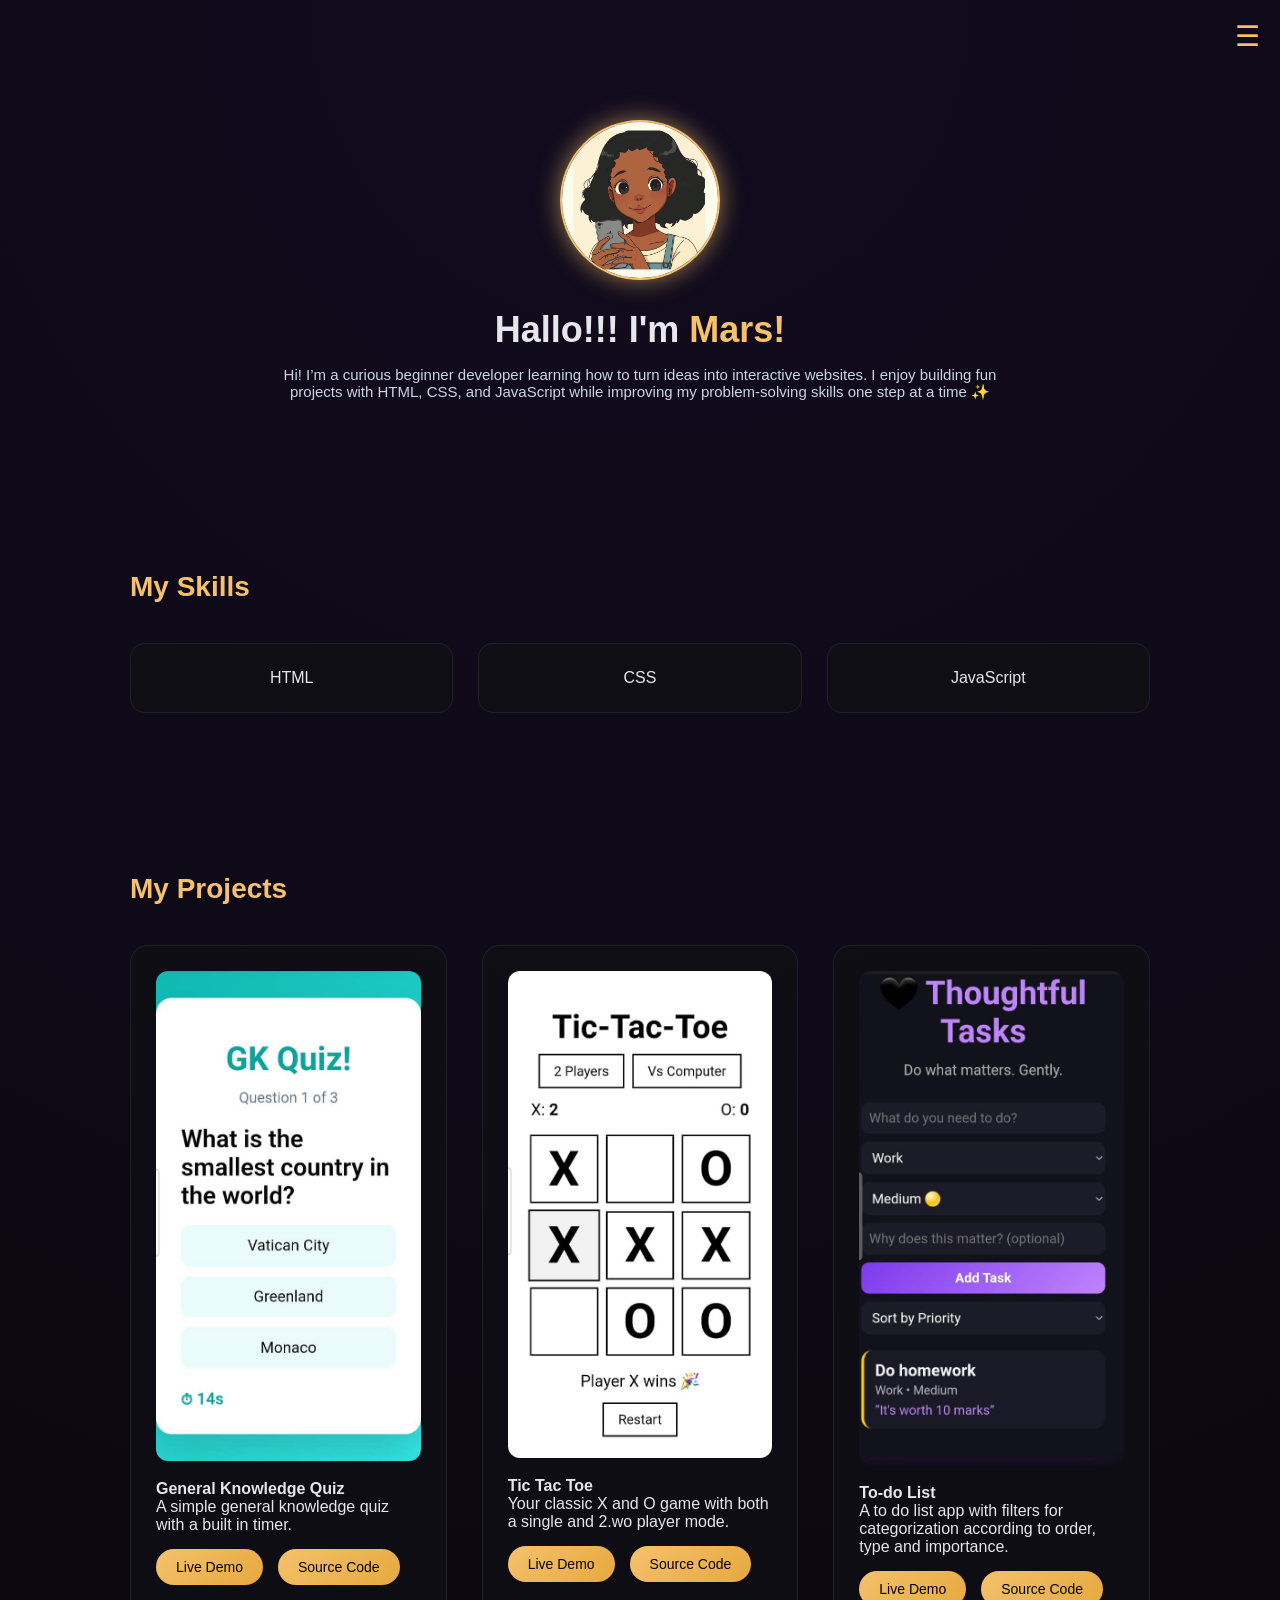
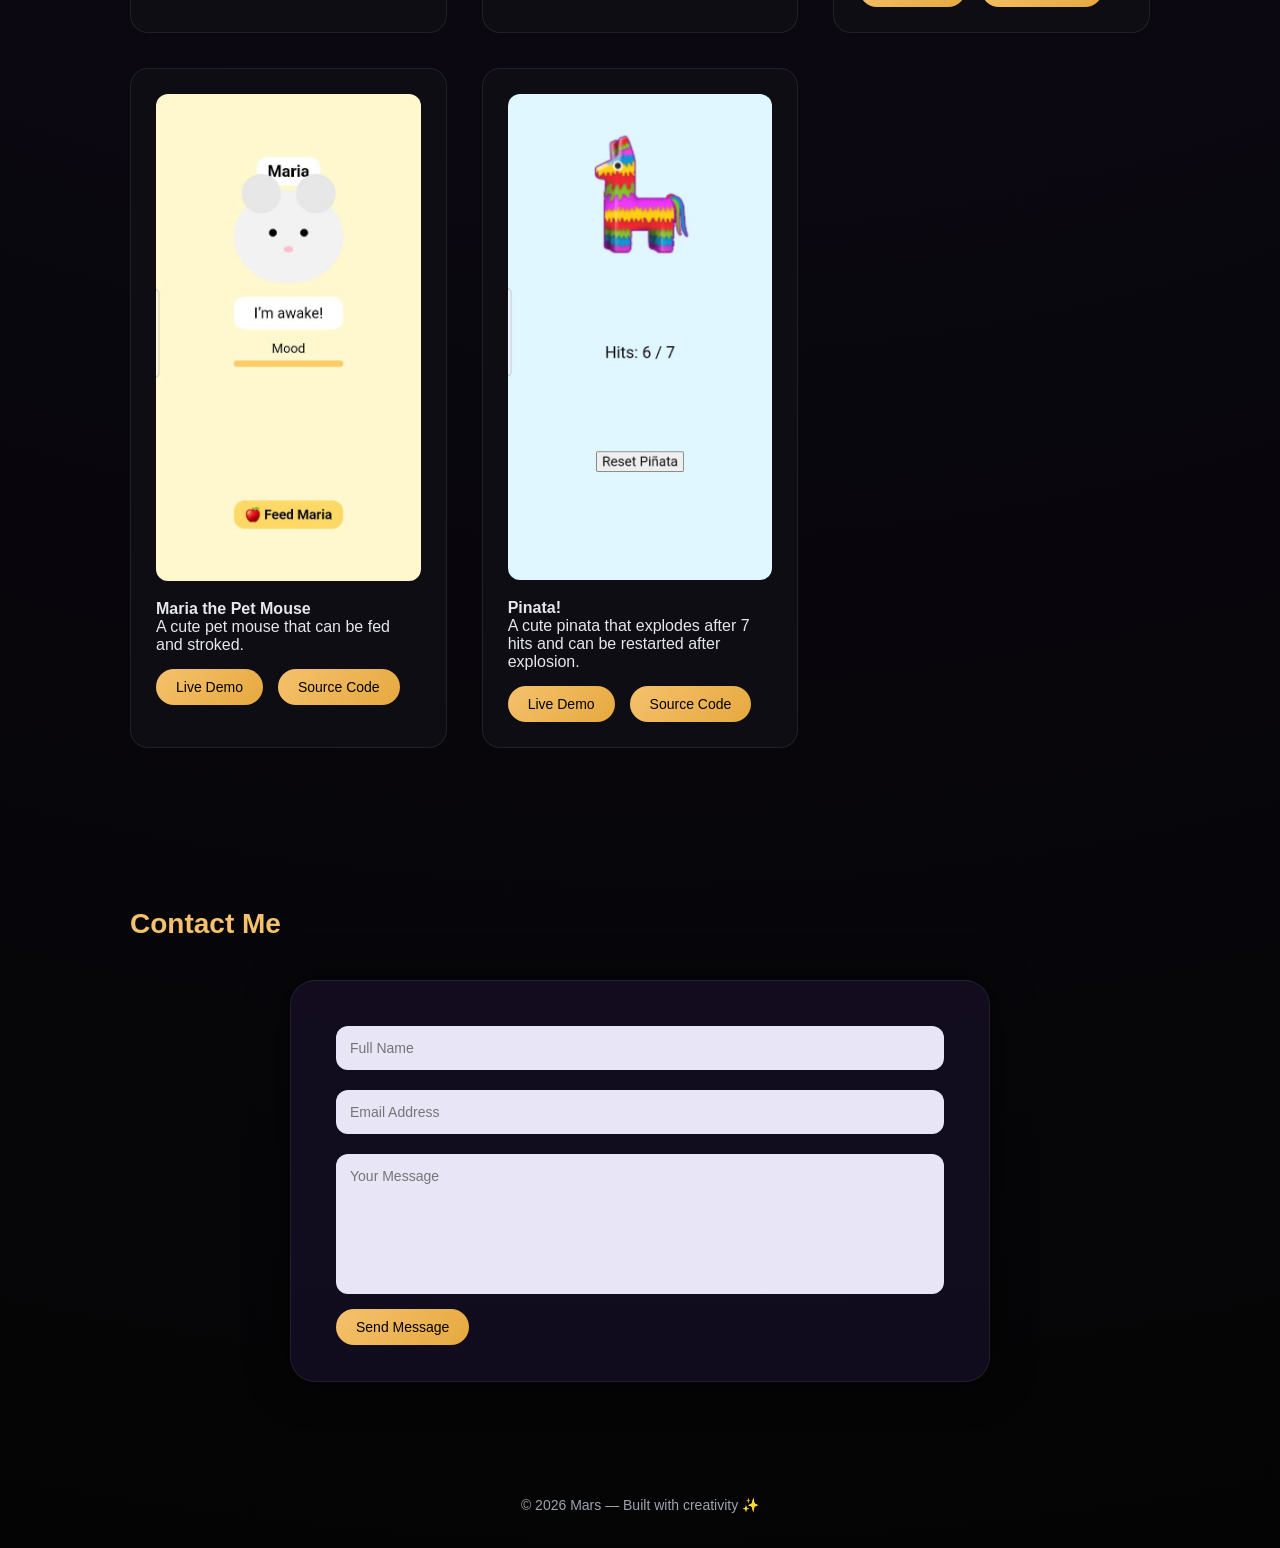
<file: index.html>
<!DOCTYPE html>  <html lang="en">  
<head>  
  <meta charset="UTF-8">  
  <meta name="viewport" content="width=device-width, initial-scale=1.0">  
  <title>Mars | Portfolio</title>    <style>  
    * { margin:0; padding:0; box-sizing:border-box; font-family:"Segoe UI", sans-serif; }  
    body { background: radial-gradient(circle at top, #120c1f, #040404); color: #e5e7eb; overflow-x:hidden; scroll-behavior: smooth; }  
  
    :root {  
      --gold: #f5c16c;  
      --gold-glow: rgba(245, 193, 108, 0.6);  
      --card: rgba(15, 15, 20, 0.9);  
      --border: rgba(255,255,255,0.08);  
    }  
  
    a { text-decoration: none; color: inherit; }  
  
    /* ===== MENU BUTTON ===== */  
    .menu-btn { position: fixed; top:20px; right:20px; font-size:28px; cursor:pointer; z-index:1000; color: var(--gold); transition:0.3s; }  
    .menu-btn:hover { text-shadow:0 0 15px var(--gold-glow); }  
  
    /* ===== SLIDING MENU ===== */  
    .side-menu { position: fixed; top:0; right:-300px; width:280px; height:100vh; background: rgba(8,8,15,0.95); backdrop-filter: blur(12px); padding:80px 30px; transition:0.6s cubic-bezier(.68,-0.55,.27,1.55); z-index:999; border-left:1px solid var(--border); }  
    .side-menu.open { right:0; }  
    .side-menu a { display:block; font-size:20px; margin-bottom:30px; }  
    .side-menu a:hover { color: var(--gold); text-shadow:0 0 12px var(--gold-glow); }  
  
    /* ===== HERO ===== */  
    .hero { text-align:center; padding:120px 20px 90px; }  
    .hero img { width:160px; height:160px; border-radius:50%; object-fit:cover; border:2px solid var(--gold); box-shadow:0 0 25px var(--gold-glow); margin-bottom:25px; }  
    .hero h2 { font-size:36px; margin-bottom:15px; }  
    .hero span { color: var(--gold); }  
    .hero p { max-width:720px; margin:auto; color:#cbd5e1; font-size:15px; }  
  
    section { max-width:1100px; margin:auto; padding:80px 40px; }  
    section h3 { font-size:28px; margin-bottom:40px; color: var(--gold); }  
  
    /* ===== SKILLS ===== */  
    .skills { display:grid; grid-template-columns: repeat(auto-fit, minmax(130px, 1fr)); gap:25px; }  
    .skill { background: var(--card); padding:25px; border-radius:15px; text-align:center; border:1px solid var(--border); transition:0.3s; }  
    .skill:hover { box-shadow:0 0 25px var(--gold-glow); transform:translateY(-6px); }  
  
    /* ===== PROJECTS ===== */  
    .projects { display:grid; grid-template-columns: repeat(auto-fit, minmax(280px,1fr)); gap:35px; }  
    .project { background: var(--card); padding:25px; border-radius:18px; border:1px solid var(--border); transition:0.3s; }  
    .project:hover { box-shadow:0 0 30px var(--gold-glow); transform:translateY(-8px); }  
    .project img { width:100%; border-radius:12px; margin-bottom:15px; transition: transform 0.5s ease, box-shadow 0.5s ease; }  
    .project img:hover { transform: scale(1.05); box-shadow:0 0 25px var(--gold-glow); }  
  
    .buttons { display:flex; gap:15px; margin-top:15px; }  
    .btn { padding:10px 20px; border-radius:25px; background: linear-gradient(135deg,#f5c16c,#e6a93f); color:#000; font-size:14px; transition:0.3s; }  
    .btn:hover { box-shadow:0 0 20px var(--gold-glow); transform:translateY(-3px); }  
  
    /* ===== CONTACT BOX ===== */  
    .contact-box { max-width:700px; margin:auto; background: rgba(20, 15, 35, 0.85); border-radius:25px; padding:45px; border:1px solid rgba(255,255,255,0.08); box-shadow:0 0 40px rgba(0,0,0,0.6); }  
    .contact-box input, .contact-box textarea { width:100%; padding:14px; border-radius:12px; border:none; margin-bottom:20px; background:#e8e5f7; font-size:14px; }  
    .contact-box textarea { height:140px; resize:none; }  
  
    footer { text-align:center; padding:35px; color:#9ca3af; font-size:14px; }  
  
    /* ===== FADE UP ===== */  
    .fade-up { opacity: 0; transform: translateY(40px); transition: all 0.5s ease; display: block; } /* fade duration now 0.5s */  
    .fade-up.show { opacity: 1; transform: translateY(0); }  
  </style>  </head>  <body>    <div class="menu-btn" onclick="toggleMenu()">☰</div>  
  <div class="side-menu" id="menu">  
    <a href="#about" onclick="toggleMenu()">About</a>  
    <a href="#skills" onclick="toggleMenu()">Skills</a>  
    <a href="#projects" onclick="toggleMenu()">Projects</a>  
    <a href="#contact" onclick="toggleMenu()">Contact</a>  
  </div>    <!-- Hero Section with fade-up -->    <div class="hero fade-up" id="about">  
    <img src="me.jpg">  
    <h2>Hallo!!! I'm <span>Mars!</span></h2>  
    <p>Hi! I’m a curious beginner developer learning how to turn ideas into interactive websites.  
       I enjoy building fun projects with HTML, CSS, and JavaScript while improving my problem-solving skills one step at a time ✨️</p>  
  </div>    <!-- Skills Section -->    <section id="skills" class="fade-up">  
    <h3>My Skills</h3>  
    <div class="skills">  
      <div class="skill">HTML</div>  
      <div class="skill">CSS</div>  
      <div class="skill">JavaScript</div>  
    </div>  
  </section>    <!-- Projects Section -->    <section id="projects">  
    <h3>My Projects</h3>  
    <div class="projects">  
      <div class="project fade-up"><img src="project1.png"><h4>General Knowledge Quiz</h4><p>A simple general knowledge quiz with a built in timer.</><div class="buttons"><a href="project1.html" class="btn">Live Demo</a><a href="https://github.com/marsmousey/Portfolio-gk-quiz.git" class="btn">Source Code</a></div></div>  
      <div class="project fade-up"><img src="project2.png"><h4>Tic Tac Toe</h4><p>Your classic X and O game with both a single and 2.wo player mode.</p><div class="buttons"><a href="project2.html" class="btn">Live Demo</a><a href="https://github.com/marsmousey/Portfolio-Tic-tac-toe.git" class="btn">Source Code</a></div></div>  
      <div class="project fade-up"><img src="project3.png"><h4>To-do List</h4><p>A to do list app with filters for categorization according to order, type and importance.</p><div class="buttons"><a href="project3.html" class="btn">Live Demo</a><a href="https://github.com/marsmousey/Portfolio-Thoughtful-to-do.git" class="btn">Source Code</a></div></div>  
      <div class="project fade-up"><img src="project4.png"><h4>Maria the Pet Mouse</h4><p>A cute pet mouse that can be fed and stroked.</p><div class="buttons"><a href="project4.html" class="btn">Live Demo</a><a href="https://github.com/marsmousey/Portfoliomariathepetmouse.git" class="btn">Source Code</a></div></div>  
      <div class="project fade-up"><img src="project5.png"><h4>Pinata!</h4><p>A cute pinata that explodes after 7 hits and can be restarted after explosion.</p><div class="buttons"><a href="project5.html" class="btn">Live Demo</a><a href="https://github.com/marsmousey/Portfolio-pinata.git" class="btn">Source Code</a></div></div>  
    </div>  
  </section>    <!-- Contact Section -->    <section id="contact" class="fade-up">  
    <h3>Contact Me</h3>  
    <div class="contact-box">  
      <input type="text" placeholder="Full Name">  
      <input type="email" placeholder="Email Address">  
      <textarea placeholder="Your Message"></textarea>  
      <a href="mailto:mariaobayemi@gmail.com" class="btn">Send Message</a>  
    </div>  
  </section>    <footer>© 2026 Mars — Built with creativity ✨</footer>    <script>  
    // Menu toggle  
    function toggleMenu() { document.getElementById("menu").classList.toggle("open"); }  
  
    // Fade-up scroll animation  
    const faders = document.querySelectorAll(".fade-up");  
  
    const appearOnScroll = new IntersectionObserver(  
      (entries) => {  
        entries.forEach(entry => {  
          if (entry.isIntersecting) {  
            entry.target.classList.add("show");  
            appearOnScroll.unobserve(entry.target);  
          }  
        });  
      },  
      { threshold: 0.2 }  
    );  
  
    faders.forEach((fader, i) => {  
      fader.style.transitionDelay = `${i * 0.15}s`; // faster stagger (0.15s)  
      appearOnScroll.observe(fader);  
    });  
  </script>  </body>  
</html>
</file>
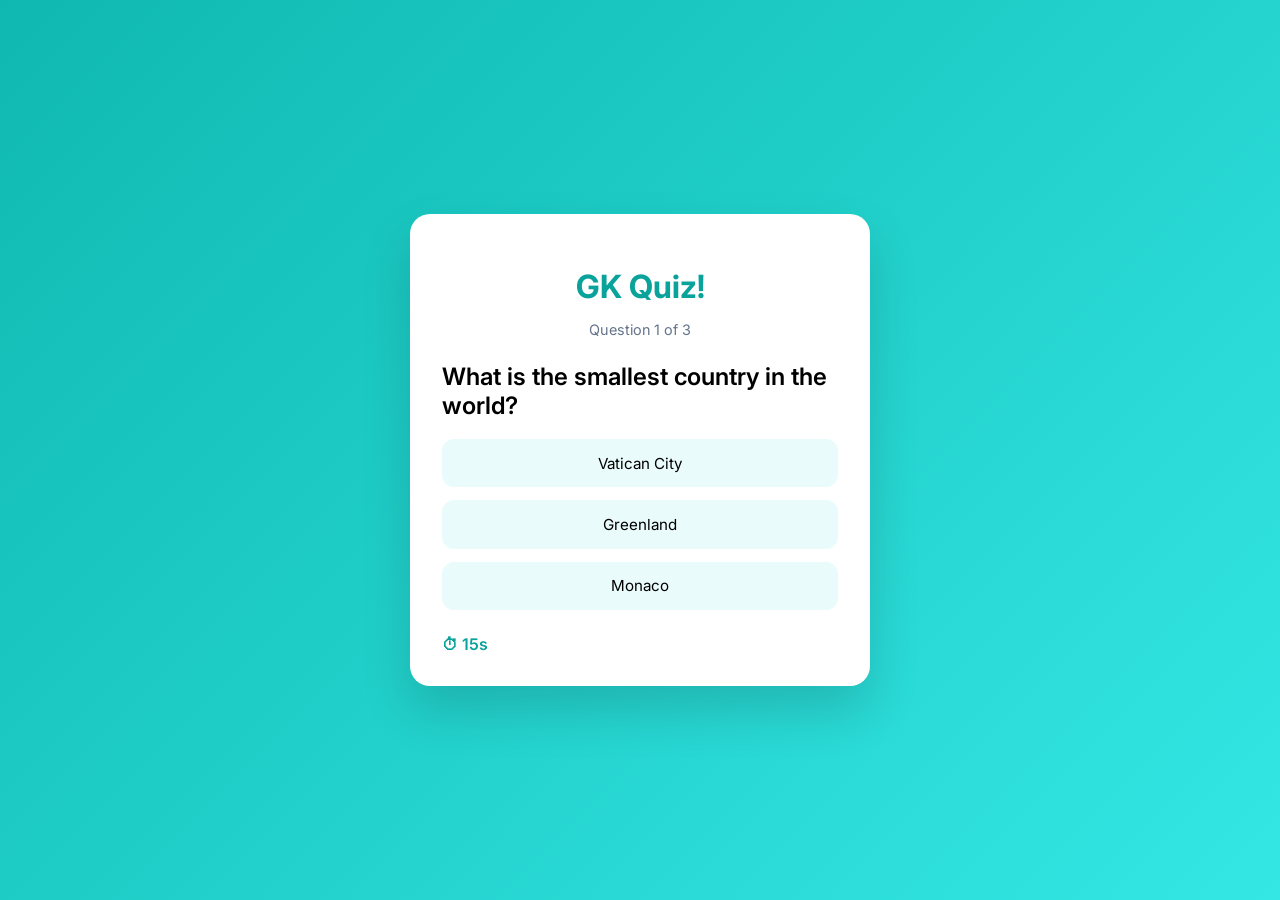
<file: project1.html>
<!DOCTYPE html>
<html lang="en">
<head>
  <meta charset="UTF-8">
  <meta name="viewport" content="width=device-width, initial-scale=1.0">
  <title>Teal Quiz App</title>
  <link rel="stylesheet" href="style1.css">
</head>
<body>

  <main class="quiz-container">
    <h1>GK Quiz!</h1>
<section id="results" style="display:none">
  <h2>Your Quiz Breakdown</h2>
  <div id="breakdown"></div>
</section>
    <p id="progress"></p>

    <h2 id="question"></h2>

    <div id="options"></div>

    <div class="footer">
      <span id="timer"></span>
      <button id="restart" hidden>Restart</button>
    </div>
  </main>

  <script src="quiz.js"></script>
  <section id="results" style="display:none">
  <h2>Your Quiz Breakdown</h2>
  <div id="breakdown"></div>
</section>
</div>
</body>
</html>
</file>
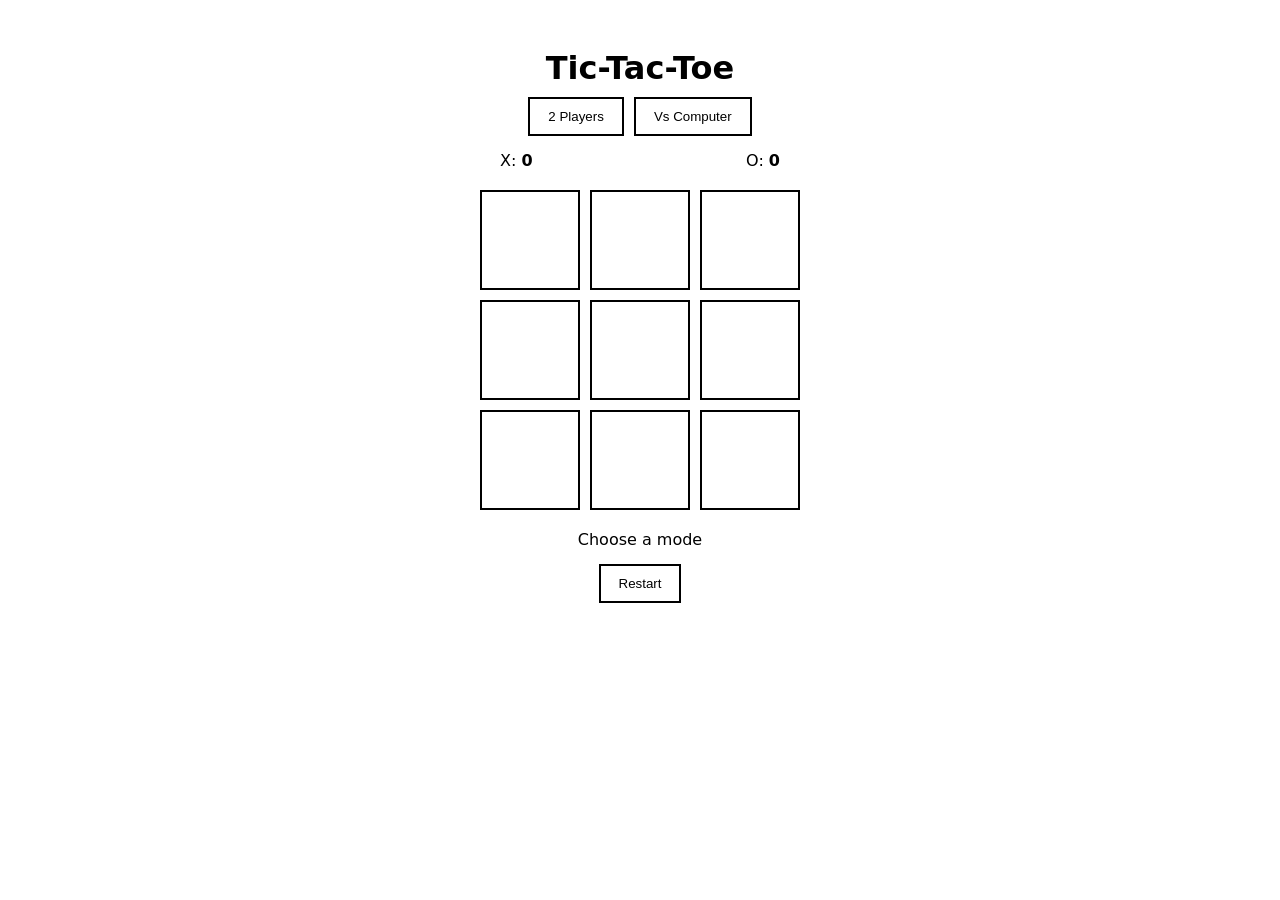
<file: project2.html>
<!DOCTYPE html>
<html lang="en">
<head>
  <meta charset="UTF-8">
  <title>Tic Tac Toe</title>
  <meta name="viewport" content="width=device-width, initial-scale=1.0">
  <link rel="stylesheet" href="style2.css">
</head>
<body>

  <h1>Tic-Tac-Toe</h1>

  <div class="mode-select">
    <button id="pvp">2 Players</button>
    <button id="cpu">Vs Computer</button>
  </div>

  <div class="scoreboard">
    <span>X: <strong id="xScore">0</strong></span>
    <span>O: <strong id="oScore">0</strong></span>
  </div>

  <div id="board">
    <div class="cell" data-index="0"></div>
    <div class="cell" data-index="1"></div>
    <div class="cell" data-index="2"></div>
    <div class="cell" data-index="3"></div>
    <div class="cell" data-index="4"></div>
    <div class="cell" data-index="5"></div>
    <div class="cell" data-index="6"></div>
    <div class="cell" data-index="7"></div>
    <div class="cell" data-index="8"></div>
  </div>

  <p id="status">Choose a mode</p>

  <button id="restart">Restart</button>

  <script src="script.js"></script>
</body>
</html>
</file>
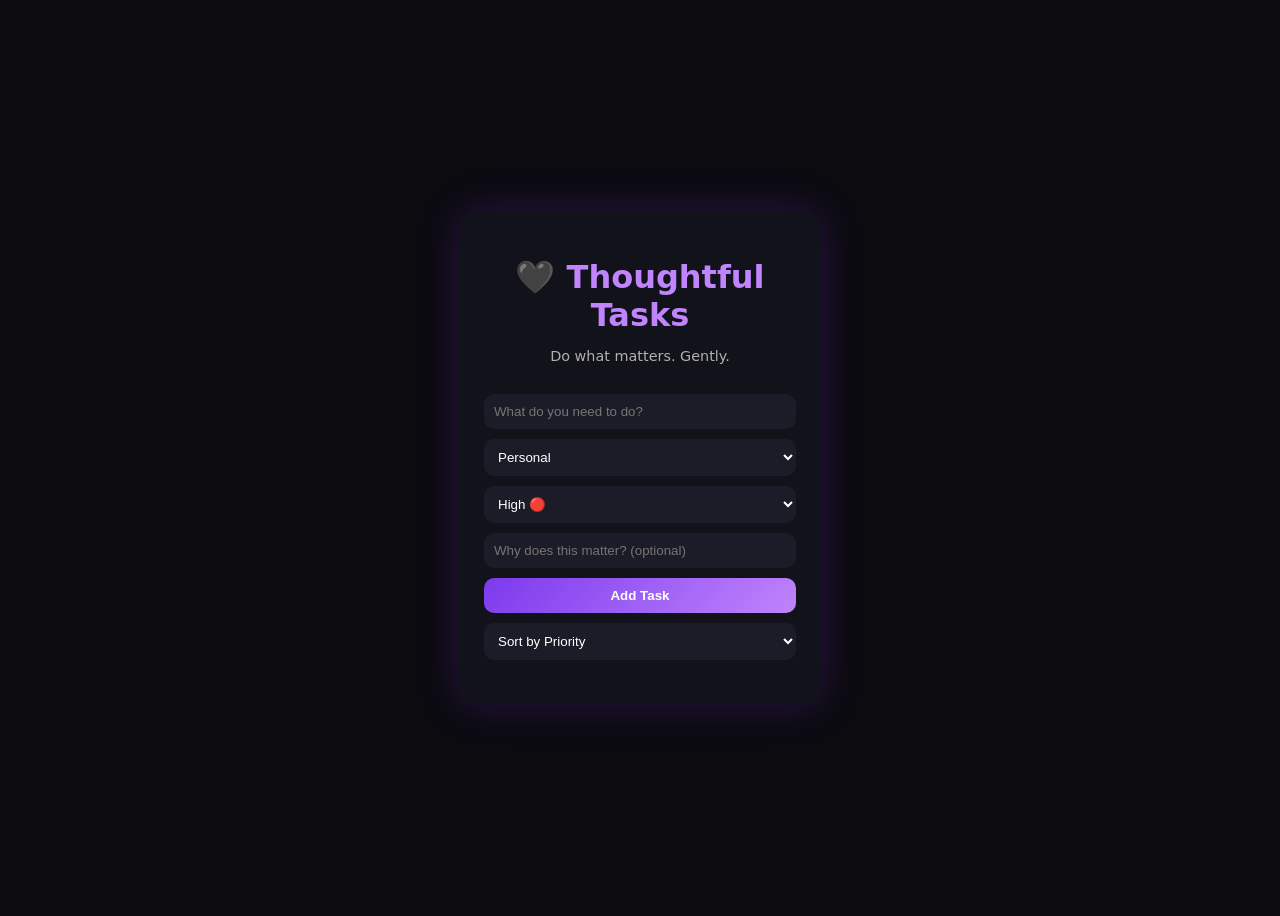
<file: project3.html>
<!DOCTYPE html>
<html lang="en">
<head>
  <meta charset="UTF-8" />
  <title>Thoughtful To-Do</title>
  <link rel="stylesheet" href="style3.css" />
</head>
<body>

  <main class="app">

    <header>
      <h1>🖤 Thoughtful Tasks</h1>
      <p class="subtitle">Do what matters. Gently.</p>
    </header>

    <!-- Add Task -->
    <section class="add-task">
      <input id="title" placeholder="What do you need to do?" />

      <select id="category">
        <option>Personal</option>
        <option>Work</option>
        <option>Hobby</option>
        <option>Self-Care</option>
        <option>Other</option>
      </select>

      <select id="priority">
        <option value="High">High 🔴</option>
        <option value="Medium">Medium 🟡</option>
        <option value="Low">Low 🟢</option>
      </select>

      <input id="intent" placeholder="Why does this matter? (optional)" />

      <button id="addBtn">Add Task</button>
    </section>

    <!-- Filters -->
    <section class="controls">
      <select id="sort">
        <option value="priority">Sort by Priority</option>
        <option value="category">Sort by Category</option>
        <option value="newest">Newest First</option>
      </select>
    </section>

    <!-- Tasks -->
    <section id="taskList" class="tasks"></section>

  </main>

  <script src="app.js"></script>
</body>
</html>
</file>
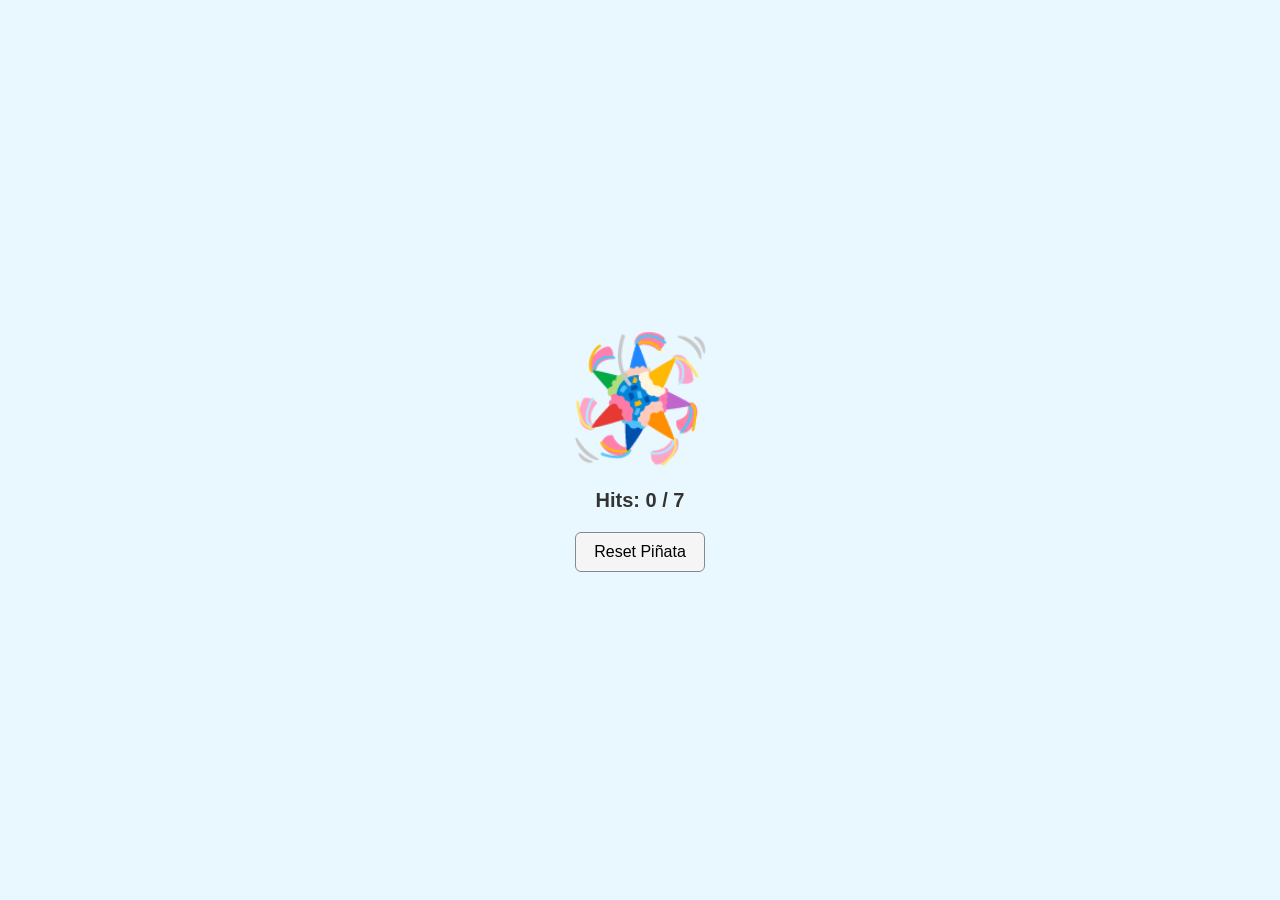
<file: project5.html>
<!DOCTYPE html>
<html lang="en">
<head>
  <meta charset="UTF-8">
  <title>Piñata Game</title>
  <link rel="stylesheet" href="style5.css">
</head>
<body class="project5">

  <div class="pinata" id="pinata">🪅</div>
  <p id="hits">Hits: 0 / 7</p>
  <button id="reset">Reset Piñata</button>
  <div id="confetti"></div>

  <script src="pinata.js"></script>
</body>
</html>
</file>
<file: style1.css>
@import url('https://fonts.googleapis.com/css2?family=Inter:wght@400;600&display=swap');

:root {
  --teal: #0fb9b1;
  --teal-dark: #0aa39c;
  --bg: #e9fbfa;
  --white: #ffffff;
  --text: #1f2933;
}

* {
  box-sizing: border-box;
  font-family: 'Inter', sans-serif;
}

body {
  margin: 0;
  background: linear-gradient(135deg, var(--teal), #34e7e4);
  min-height: 100vh;
  display: grid;
  place-items: center;
}

.quiz-container {
  background: var(--white);
  width: 100%;
  max-width: 460px;
  padding: 2rem;
  border-radius: 20px;
  box-shadow: 0 25px 50px rgba(0, 0, 0, 0.15);
}

h1 {
  text-align: center;
  color: var(--teal-dark);
  margin-bottom: 0.5rem;
}

#progress {
  text-align: center;
  color: #64748b;
  font-size: 0.9rem;
  margin-bottom: 1.5rem;
}

#question {
  margin-bottom: 1.2rem;
  font-weight: 600;
}

#options {
  display: grid;
  gap: 0.8rem;
}

#options button {
  background: var(--bg);
  border: 2px solid transparent;
  padding: 0.8rem 1rem;
  border-radius: 12px;
  font-size: 0.95rem;
  cursor: pointer;
  transition: all 0.2s ease;
}

#options button:hover {
  border-color: var(--teal);
  background: #dff8f7;
}

.footer {
  display: flex;
  justify-content: space-between;
  align-items: center;
  margin-top: 1.5rem;
}

#timer {
  font-weight: 600;
  color: var(--teal-dark);
}

#restart {
  background: var(--teal);
  color: white;
  border: none;
  padding: 0.5rem 1rem;
  border-radius: 10px;
  cursor: pointer;
}

#restart:hover {
  background: var(--teal-dark);
}
</file>
<file: style2.css>
* {
  box-sizing: border-box;
}

body {
  font-family: system-ui, sans-serif;
  background: white;
  color: black;
  text-align: center;
  padding: 20px;
}

h1 {
  margin-bottom: 10px;
}

.mode-select {
  display: flex;
  gap: 10px;
  justify-content: center;
  margin-bottom: 15px;
}

button {
  padding: 10px 18px;
  border: 2px solid black;
  background: white;
  cursor: pointer;
  transition: 0.2s;
}

button:hover {
  background: black;
  color: white;
}

.scoreboard {
  display: flex;
  justify-content: space-between;
  max-width: 280px;
  margin: 0 auto 10px;
}

#board {
  display: grid;
  grid-template-columns: repeat(3, 1fr);
  gap: 10px;
  max-width: 320px;
  margin: 20px auto;
}

.cell {
  aspect-ratio: 1 / 1;
  border: 2px solid black;
  font-size: 3rem;
  font-weight: bold;
  display: flex;
  align-items: center;
  justify-content: center;
  cursor: pointer;
  transition: transform 0.15s ease, background 0.2s;
}

.cell:hover {
  background: #f2f2f2;
  transform: scale(1.05);
}

.cell.taken {
  cursor: default;
}

#status {
  margin: 15px 0;
}
</file>
<file: style3.css>
* {
  box-sizing: border-box;
}

body {
  background: #0b0b10;
  color: #f3f3f3;
  font-family: "Inter", system-ui, sans-serif;
  display: grid;
  place-items: center;
  min-height: 100vh;
}

.app {
  width: 360px;
  background: #12121a;
  padding: 24px;
  border-radius: 18px;
  box-shadow: 0 0 40px rgba(138, 43, 226, 0.25);
}

header {
  text-align: center;
  margin-bottom: 20px;
}

h1 {
  color: #c084fc;
  margin-bottom: 4px;
}

.subtitle {
  font-size: 0.9rem;
  opacity: 0.7;
}

.add-task input,
.add-task select,
.add-task button,
.controls select {
  width: 100%;
  margin-top: 10px;
  padding: 10px;
  border-radius: 10px;
  border: none;
  background: #1c1c28;
  color: white;
}

.add-task button {
  background: linear-gradient(135deg, #7c3aed, #c084fc);
  cursor: pointer;
  font-weight: bold;
}

.add-task button:hover {
  opacity: 0.9;
}

.tasks {
  margin-top: 20px;
}

.task {
  background: #1a1a26;
  padding: 14px;
  border-radius: 14px;
  margin-bottom: 12px;
  border-left: 4px solid;
  transition: transform 0.2s;
}

.task:hover {
  transform: translateY(-2px);
}

.task.high { border-color: #ef4444; }
.task.medium { border-color: #facc15; }
.task.low { border-color: #22c55e; }

.task h3 {
  margin: 0;
  font-size: 1rem;
}

.task .meta {
  font-size: 0.75rem;
  opacity: 0.7;
  margin-top: 4px;
}

.task .intent {
  font-size: 0.8rem;
  margin-top: 6px;
  color: #c084fc;
}

.task.done {
  opacity: 0.5;
  text-decoration: line-through;
}
</file>
<file: style5.css>
/* Page background */
body.project5 {
  margin: 0;
  min-height: 100vh;
  background-color: #e9f8ff;
  display: flex;
  flex-direction: column;
  align-items: center;
  justify-content: center;
  font-family: Arial, Helvetica, sans-serif;
}

/* Piñata */
.pinata {
  font-size: 120px;
  cursor: pointer;
  user-select: none;
  transition: transform 0.1s ease;
}

/* Click effect */
.pinata:active {
  transform: scale(0.95) rotate(-5deg);
}

/* Hits text */
#hits {
  margin: 20px 0;
  font-size: 20px;
  font-weight: bold;
  color: #333;
}

/* Reset button */
button#reset {
  padding: 10px 18px;
  font-size: 16px;
  border: 1px solid #888;
  border-radius: 6px;
  background-color: #f5f5f5;
  cursor: pointer;
}

button#reset:hover {
  background-color: #e0e0e0;
}

/* Confetti container (ready for later JS) */
#confetti {
  position: fixed;
  inset: 0;
  pointer-events: none;
}
</file>
